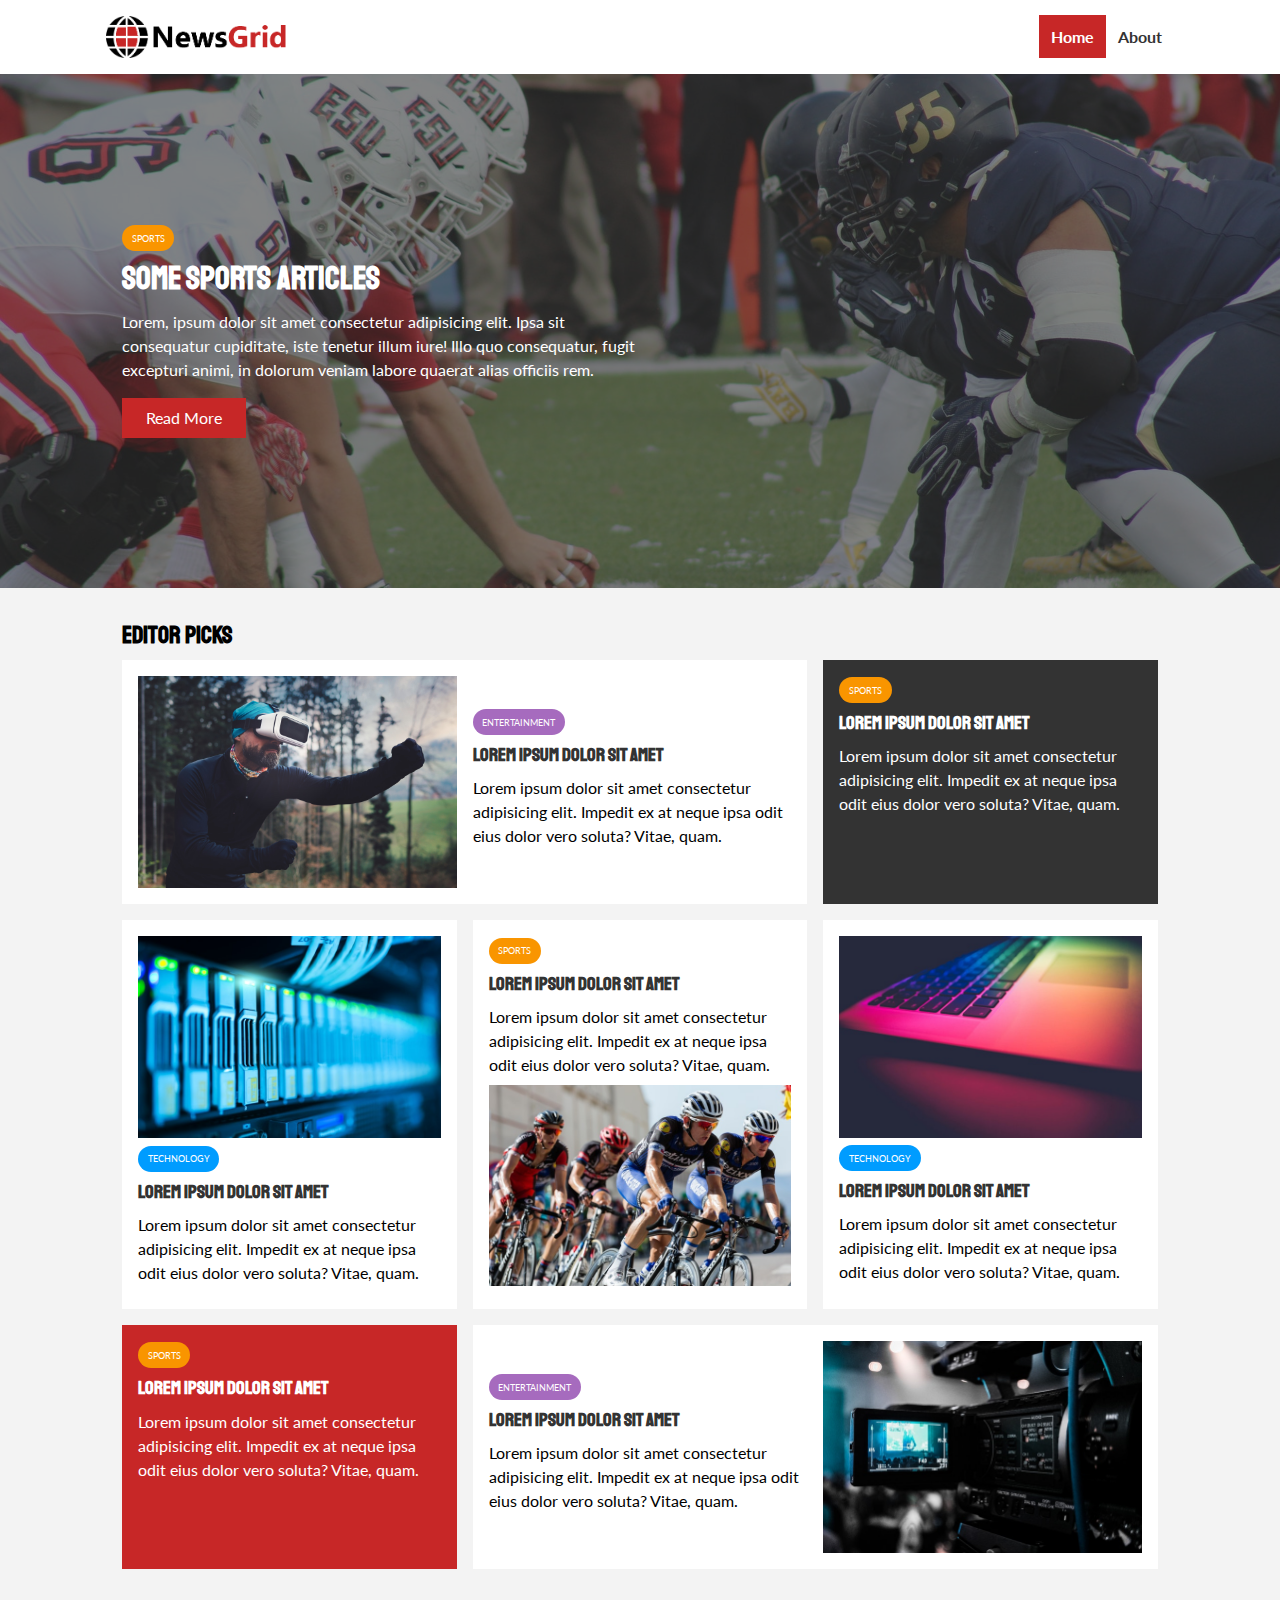
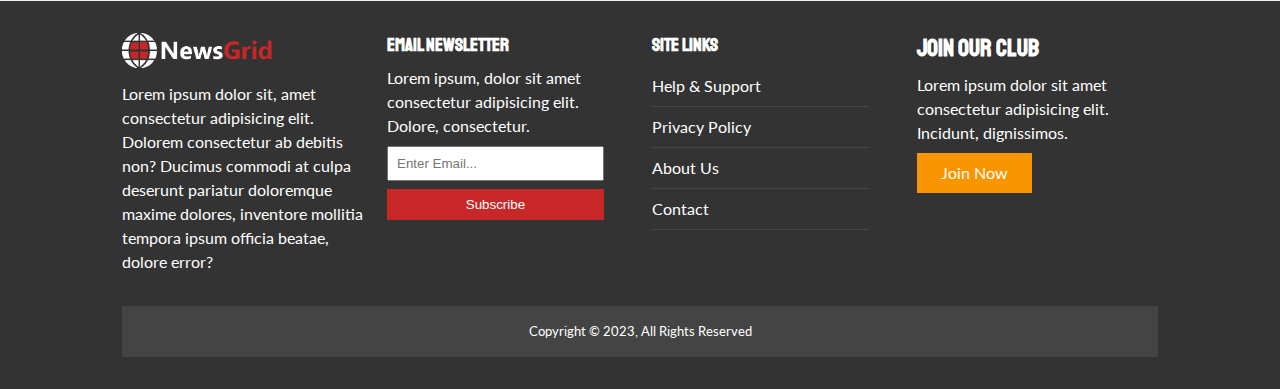
<file: index.html>
<!DOCTYPE html>
<html lang="en">
  <head>
    <meta charset="UTF-8" />
    <meta name="viewport" content="width=device-width, initial-scale=1.0" />
    <link rel="stylesheet" href="CSS/style.css" />
    <link rel="preconnect" href="https://fonts.googleapis.com" />
    <link rel="preconnect" href="https://fonts.gstatic.com" crossorigin />
    <link
      href="https://fonts.googleapis.com/css2?family=Lato:wght@300&family=Staatliches&display=swap"
      rel="stylesheet"
    />
    <link
      rel="stylesheet"
      media="screen and (max-width: 768px)"
      href="CSS/mobile.css"
    />
    <link
      rel="stylesheet"
      href="https://cdnjs.cloudflare.com/ajax/libs/font-awesome/6.4.0/css/all.min.css"
      integrity="sha512-iecdLmaskl7CVkqkXNQ/ZH/XLlvWZOJyj7Yy7tcenmpD1ypASozpmT/E0iPtmFIB46ZmdtAc9eNBvH0H/ZpiBw=="
      crossorigin="anonymous"
      referrerpolicy="no-referrer"
    />
    <link rel="shortcut icon" type="image/x-icon" href="favicon.ico" />
    <title>NewsGrid | Latest News</title>
  </head>

  <body>
    <nav id="main-nav">
      <div class="container">
        <img src="image_resources/logo.png" alt="NewsGrid" class="logo" />
        <div class="social">
          <a href="#" target="_blank"><i class="fab fa-facebook fa-2x"></i></a>
          <a href="#" target="_blank"><i class="fab fa-twitter fa-2x"></i></a>
          <a href="#" target="_blank"><i class="fab fa-instagram fa-2x"></i></a>
          <a href="#" target="_blank"><i class="fab fa-youtube fa-2x"></i></a>
        </div>
        <ul>
          <li><a class="current" href="index.html">Home</a></li>
          <li><a href="about.html">About</a></li>
        </ul>
      </div>
    </nav>

    <!-- Showcase -->
    <header id="showcase">
      <div class="container">
        <div class="showcase-container">
          <div class="showcase-content">
            <div class="category category-sports">Sports</div>
            <h1>Some Sports Articles</h1>
            <p>
              Lorem, ipsum dolor sit amet consectetur adipisicing elit. Ipsa sit
              consequatur cupiditate, iste tenetur illum iure! Illo quo
              consequatur, fugit excepturi animi, in dolorum veniam labore
              quaerat alias officiis rem.
            </p>
            <a href="article.html" class="btn btn-primary">Read More</a>
          </div>
        </div>
      </div>
    </header>

    <!-- Home Articles -->

    <section id="home-articles" class="py-2">
      <div class="container">
        <h2>Editor Picks</h2>
        <div class="articles-container">
          <article class="card">
            <img src="/image_resources/articles/ent1.jpg" alt="" />
            <div>
              <div class="category category-ent">Entertainment</div>
              <h3>
                <a href="article.html">Lorem ipsum dolor sit amet</a>
              </h3>
              <p>
                Lorem ipsum dolor sit amet consectetur adipisicing elit. Impedit
                ex at neque ipsa odit eius dolor vero soluta? Vitae, quam.
              </p>
            </div>
          </article>
          <article class="card bg-dark">
            <div class="category category-sports">Sports</div>
            <h3>
              <a href="article.html">Lorem ipsum dolor sit amet</a>
            </h3>
            <p>
              Lorem ipsum dolor sit amet consectetur adipisicing elit. Impedit
              ex at neque ipsa odit eius dolor vero soluta? Vitae, quam.
            </p>
          </article>
          <article class="card">
            <img src="/image_resources/articles/tech1.jpg" alt="" />
            <div class="category category-tech">Technology</div>
            <h3>
              <a href="article.html">Lorem ipsum dolor sit amet</a>
            </h3>
            <p>
              Lorem ipsum dolor sit amet consectetur adipisicing elit. Impedit
              ex at neque ipsa odit eius dolor vero soluta? Vitae, quam.
            </p>
          </article>
          <article class="card">
            <div class="category category-sports">Sports</div>
            <h3>
              <a href="article.html">Lorem ipsum dolor sit amet</a>
            </h3>
            <p>
              Lorem ipsum dolor sit amet consectetur adipisicing elit. Impedit
              ex at neque ipsa odit eius dolor vero soluta? Vitae, quam.
            </p>

            <img src="/image_resources/articles/sports1.jpg" alt="" />
          </article>
          <article class="card">
            <img src="/image_resources/articles/tech2.jpg" alt="" />
            <div class="category category-tech">Technology</div>
            <h3>
              <a href="article.html">Lorem ipsum dolor sit amet</a>
            </h3>
            <p>
              Lorem ipsum dolor sit amet consectetur adipisicing elit. Impedit
              ex at neque ipsa odit eius dolor vero soluta? Vitae, quam.
            </p>
          </article>
          <article class="card bg-primary">
            <div class="category category-sports">Sports</div>
            <h3>
              <a href="article.html">Lorem ipsum dolor sit amet</a>
            </h3>
            <p>
              Lorem ipsum dolor sit amet consectetur adipisicing elit. Impedit
              ex at neque ipsa odit eius dolor vero soluta? Vitae, quam.
            </p>
          </article>
          <article class="card">
            <div>
              <div class="category category-ent">Entertainment</div>
              <h3>
                <a href="article.html">Lorem ipsum dolor sit amet</a>
              </h3>
              <p>
                Lorem ipsum dolor sit amet consectetur adipisicing elit. Impedit
                ex at neque ipsa odit eius dolor vero soluta? Vitae, quam.
              </p>
            </div>
            <img src="/image_resources/articles/ent2.jpg" alt="" />
          </article>
        </div>
      </div>
    </section>

    <!-- Footer -->
    <footer id="main-footer" class="py-2">
        <div class="container footer-container">
            <div>
                <img src="/image_resources/logo_light.png" alt="NewsGrid">
                <p>Lorem ipsum dolor sit, amet consectetur adipisicing elit. Dolorem consectetur ab debitis non? Ducimus commodi at culpa deserunt pariatur doloremque maxime dolores, inventore mollitia tempora ipsum officia beatae, dolore error?</p>
            </div>
            <div>
                <h3>Email Newsletter</h3>
                <p>Lorem ipsum, dolor sit amet consectetur adipisicing elit. Dolore, consectetur.</p>
                <form>
                    <input type="email" placeholder="Enter Email...">
                    <input type="submit" value="Subscribe" class="btn btn-primary">
                </form>
            </div>
            <div>
                <h3>Site Links</h3>
                <ul class="list">
                    <li><a href="#">Help & Support</a></li>
                    <li><a href="#">Privacy Policy</a></li>
                    <li><a href="#">About Us</a></li>
                    <li><a href="#">Contact</a></li>
                </ul>
            </div>
            <div>
                <h2>Join Our Club</h2>
                <p>Lorem ipsum dolor sit amet consectetur adipisicing elit. Incidunt, dignissimos.</p>
                <a href="#" class="btn btn-secondary">Join Now</a>
            </div>
            <div>
                <p>Copyright &copy; 2023, All Rights Reserved</p>
            </div>
        </div>
    </footer>

  </body>
</html>
</file>
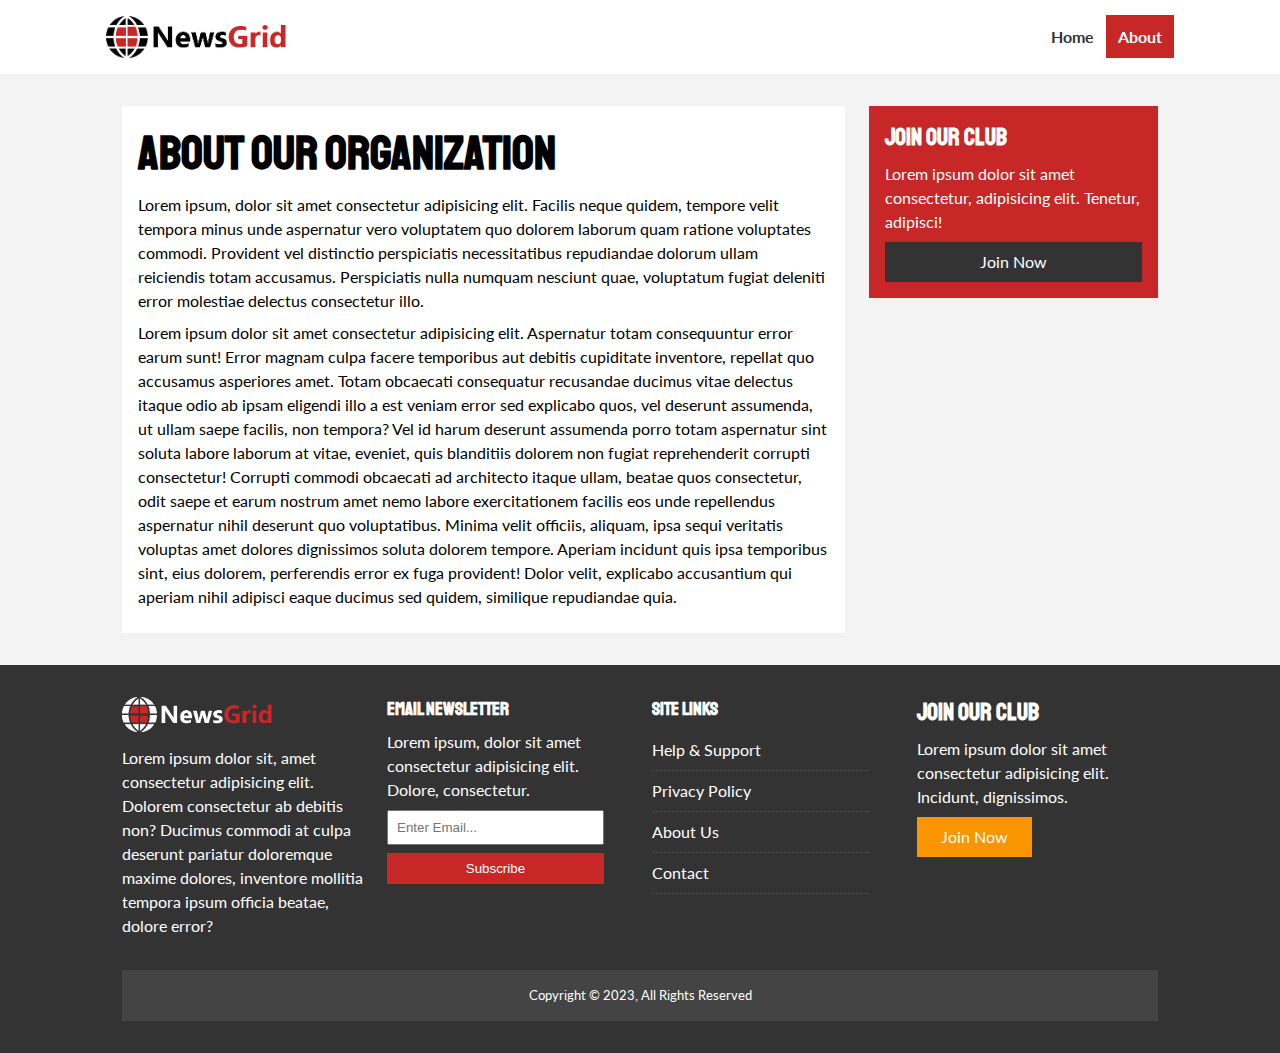
<file: about.html>
<!DOCTYPE html>
<html lang="en">
  <head>
    <meta charset="UTF-8" />
    <meta name="viewport" content="width=device-width, initial-scale=1.0" />
    <link rel="stylesheet" href="CSS/style.css" />
    <link rel="preconnect" href="https://fonts.googleapis.com" />
    <link rel="preconnect" href="https://fonts.gstatic.com" crossorigin />
    <link
      href="https://fonts.googleapis.com/css2?family=Lato:wght@300&family=Staatliches&display=swap"
      rel="stylesheet"
    />
    <link
      rel="stylesheet"
      media="screen and (max-width: 768px)"
      href="CSS/mobile.css"
    />
    <link
      rel="stylesheet"
      href="https://cdnjs.cloudflare.com/ajax/libs/font-awesome/6.4.0/css/all.min.css"
      integrity="sha512-iecdLmaskl7CVkqkXNQ/ZH/XLlvWZOJyj7Yy7tcenmpD1ypASozpmT/E0iPtmFIB46ZmdtAc9eNBvH0H/ZpiBw=="
      crossorigin="anonymous"
      referrerpolicy="no-referrer"
    />
    <link rel="shortcut icon" type="image/x-icon" href="favicon.ico" />
    <title>NewsGrid | About</title>
  </head>

  <body>
    <nav id="main-nav">
      <div class="container">
        <img src="image_resources/logo.png" alt="NewsGrid" class="logo" />
        <div class="social">
          <a href="#" target="_blank"><i class="fab fa-facebook fa-2x"></i></a>
          <a href="#" target="_blank"><i class="fab fa-twitter fa-2x"></i></a>
          <a href="#" target="_blank"><i class="fab fa-instagram fa-2x"></i></a>
          <a href="#" target="_blank"><i class="fab fa-youtube fa-2x"></i></a>
        </div>
        <ul>
          <li><a  href="index.html">Home</a></li>
          <li><a class="current" href="about.html">About</a></li>
        </ul>
      </div>
    </nav>

    <section id="about">
        <div class="container">
            <div class="page-container">
                <article class="card">
                    <h1 class="l-heading">About Our Organization</h1>
                    <p>Lorem ipsum, dolor sit amet consectetur adipisicing elit. Facilis neque quidem, tempore velit tempora minus unde aspernatur vero voluptatem quo dolorem laborum quam ratione voluptates commodi. Provident vel distinctio perspiciatis necessitatibus repudiandae dolorum ullam reiciendis totam accusamus. Perspiciatis nulla numquam nesciunt quae, voluptatum fugiat deleniti error molestiae delectus consectetur illo.</p>
                    <p>Lorem ipsum dolor sit amet consectetur adipisicing elit. Aspernatur totam consequuntur error earum sunt! Error magnam culpa facere temporibus aut debitis cupiditate inventore, repellat quo accusamus asperiores amet. Totam obcaecati consequatur recusandae ducimus vitae delectus itaque odio ab ipsam eligendi illo a est veniam error sed explicabo quos, vel deserunt assumenda, ut ullam saepe facilis, non tempora? Vel id harum deserunt assumenda porro totam aspernatur sint soluta labore laborum at vitae, eveniet, quis blanditiis dolorem non fugiat reprehenderit corrupti consectetur! Corrupti commodi obcaecati ad architecto itaque ullam, beatae quos consectetur, odit saepe et earum nostrum amet nemo labore exercitationem facilis eos unde repellendus aspernatur nihil deserunt quo voluptatibus. Minima velit officiis, aliquam, ipsa sequi veritatis voluptas amet dolores dignissimos soluta dolorem tempore. Aperiam incidunt quis ipsa temporibus sint, eius dolorem, perferendis error ex fuga provident! Dolor velit, explicabo accusantium qui aperiam nihil adipisci eaque ducimus sed quidem, similique repudiandae quia.</p>
                </article>
                <aside class="card bg-primary">
                    <h2>Join Our Club</h2>
                    <p>Lorem ipsum dolor sit amet consectetur, adipisicing elit. Tenetur, adipisci!</p>
                    <a href="#" class="btn btn-dark btn-block">Join Now</a>

                </aside>
            </div>
        </div>
    </section>

    <!-- Footer -->
    <footer id="main-footer" class="py-2">
        <div class="container footer-container">
            <div>
                <img src="/image_resources/logo_light.png" alt="NewsGrid">
                <p>Lorem ipsum dolor sit, amet consectetur adipisicing elit. Dolorem consectetur ab debitis non? Ducimus commodi at culpa deserunt pariatur doloremque maxime dolores, inventore mollitia tempora ipsum officia beatae, dolore error?</p>
            </div>
            <div>
                <h3>Email Newsletter</h3>
                <p>Lorem ipsum, dolor sit amet consectetur adipisicing elit. Dolore, consectetur.</p>
                <form>
                    <input type="email" placeholder="Enter Email...">
                    <input type="submit" value="Subscribe" class="btn btn-primary">
                </form>
            </div>
            <div>
                <h3>Site Links</h3>
                <ul class="list">
                    <li><a href="#">Help & Support</a></li>
                    <li><a href="#">Privacy Policy</a></li>
                    <li><a href="#">About Us</a></li>
                    <li><a href="#">Contact</a></li>
                </ul>
            </div>
            <div>
                <h2>Join Our Club</h2>
                <p>Lorem ipsum dolor sit amet consectetur adipisicing elit. Incidunt, dignissimos.</p>
                <a href="#" class="btn btn-secondary">Join Now</a>
            </div>
            <div>
                <p>Copyright &copy; 2023, All Rights Reserved</p>
            </div>
        </div>
    </footer>

  </body>
</html>
</file>
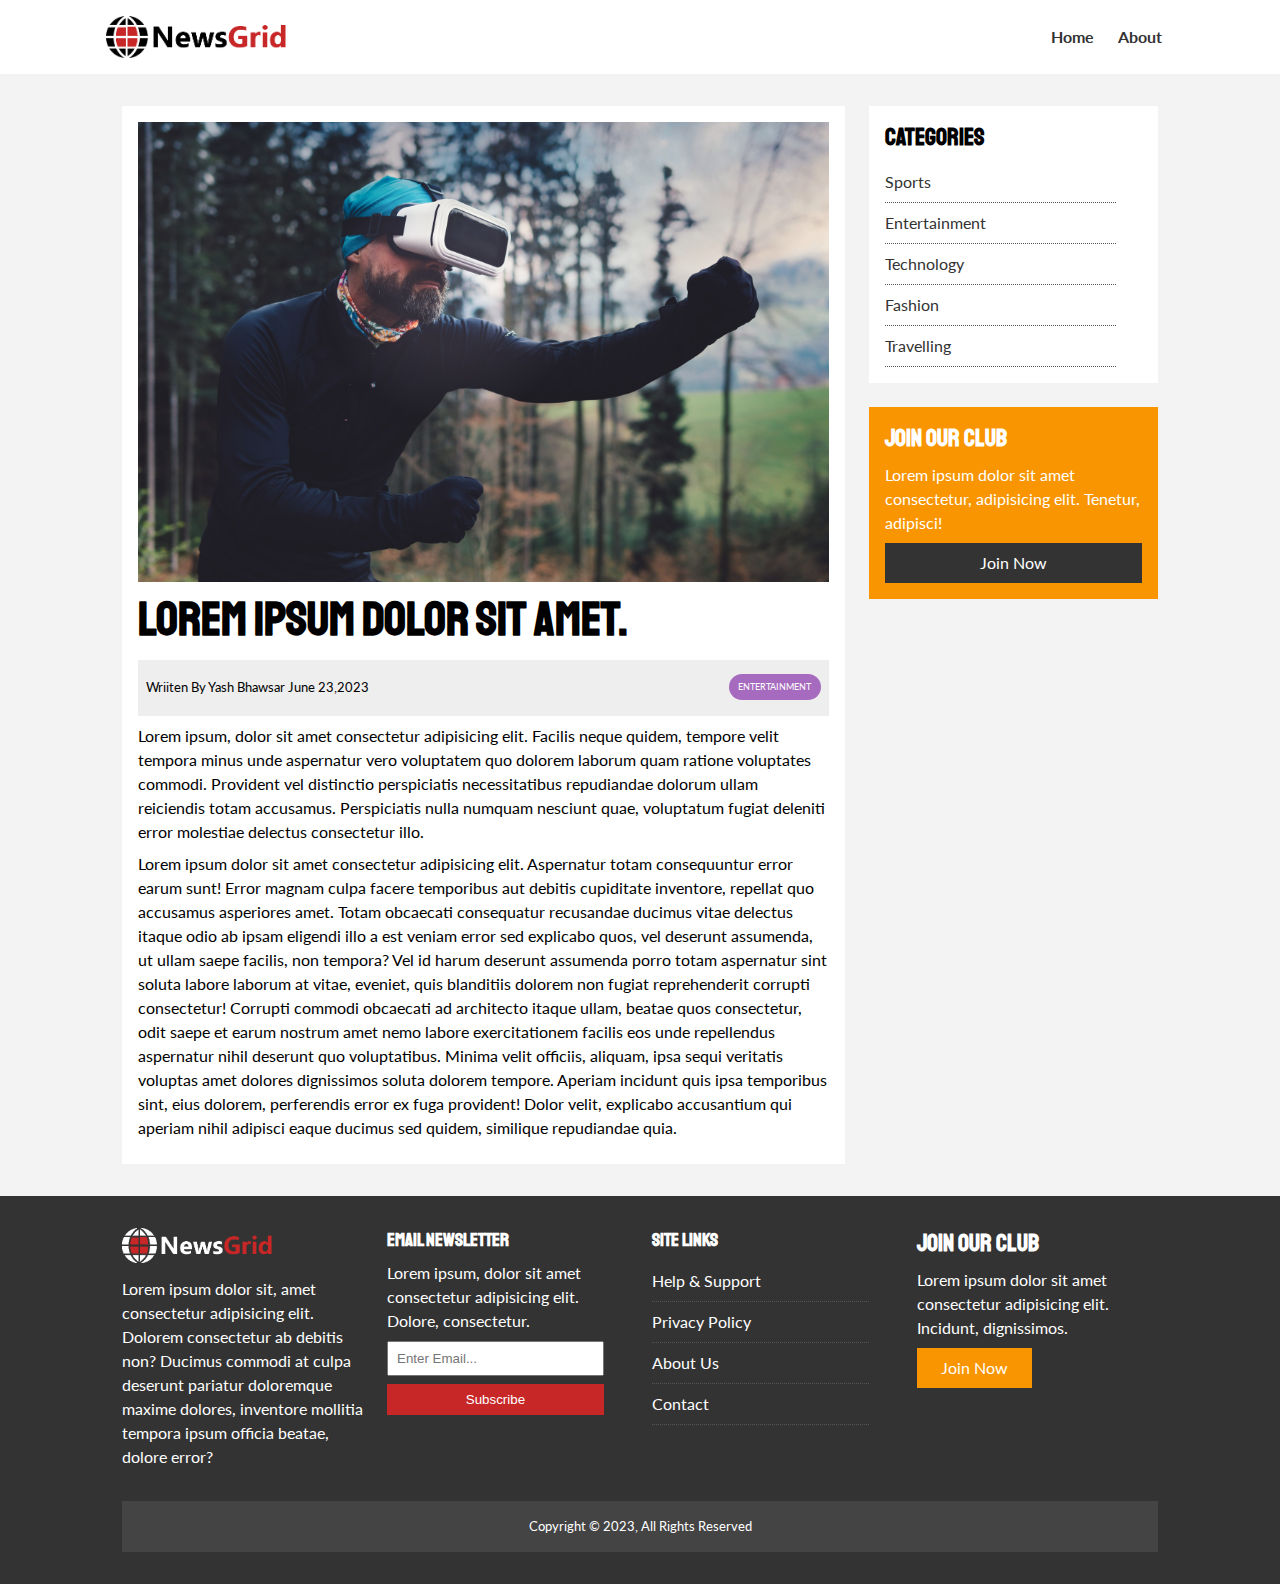
<file: article.html>
<!DOCTYPE html>
<html lang="en">
  <head>
    <meta charset="UTF-8" />
    <meta name="viewport" content="width=device-width, initial-scale=1.0" />
    <link rel="stylesheet" href="CSS/style.css" />
    <link rel="preconnect" href="https://fonts.googleapis.com" />
    <link rel="preconnect" href="https://fonts.gstatic.com" crossorigin />
    <link
      href="https://fonts.googleapis.com/css2?family=Lato:wght@300&family=Staatliches&display=swap"
      rel="stylesheet"
    />
    <link
      rel="stylesheet"
      media="screen and (max-width: 768px)"
      href="CSS/mobile.css"
    />
    <link
      rel="stylesheet"
      href="https://cdnjs.cloudflare.com/ajax/libs/font-awesome/6.4.0/css/all.min.css"
      integrity="sha512-iecdLmaskl7CVkqkXNQ/ZH/XLlvWZOJyj7Yy7tcenmpD1ypASozpmT/E0iPtmFIB46ZmdtAc9eNBvH0H/ZpiBw=="
      crossorigin="anonymous"
      referrerpolicy="no-referrer"
    />
    <link rel="shortcut icon" type="image/x-icon" href="favicon.ico" />
    <title>NewsGrid | Latest News</title>
  </head>

  <body>
    <nav id="main-nav">
      <div class="container">
        <img src="image_resources/logo.png" alt="NewsGrid" class="logo" />
        <div class="social">
          <a href="#" target="_blank"><i class="fab fa-facebook fa-2x"></i></a>
          <a href="#" target="_blank"><i class="fab fa-twitter fa-2x"></i></a>
          <a href="#" target="_blank"><i class="fab fa-instagram fa-2x"></i></a>
          <a href="#" target="_blank"><i class="fab fa-youtube fa-2x"></i></a>
        </div>
        <ul>
          <li><a href="index.html">Home</a></li>
          <li><a href="about.html">About</a></li>
        </ul>
      </div>
    </nav>

    <section id="article">
      <div class="container">
        <div class="page-container">
          <article class="card">
            <img src="/image_resources/articles/ent1.jpg" alt="" />
            <h1 class="l-heading">Lorem ipsum dolor sit amet.</h1>
            <div class="meta">
              <small>
                <i class="fas fa-user"></i> Wriiten By Yash Bhawsar June 23,2023
              </small>
              <div class="category category-ent">Entertainment</div>
            </div>
            <p>
              Lorem ipsum, dolor sit amet consectetur adipisicing elit. Facilis
              neque quidem, tempore velit tempora minus unde aspernatur vero
              voluptatem quo dolorem laborum quam ratione voluptates commodi.
              Provident vel distinctio perspiciatis necessitatibus repudiandae
              dolorum ullam reiciendis totam accusamus. Perspiciatis nulla
              numquam nesciunt quae, voluptatum fugiat deleniti error molestiae
              delectus consectetur illo.
            </p>
            <p>
              Lorem ipsum dolor sit amet consectetur adipisicing elit.
              Aspernatur totam consequuntur error earum sunt! Error magnam culpa
              facere temporibus aut debitis cupiditate inventore, repellat quo
              accusamus asperiores amet. Totam obcaecati consequatur recusandae
              ducimus vitae delectus itaque odio ab ipsam eligendi illo a est
              veniam error sed explicabo quos, vel deserunt assumenda, ut ullam
              saepe facilis, non tempora? Vel id harum deserunt assumenda porro
              totam aspernatur sint soluta labore laborum at vitae, eveniet,
              quis blanditiis dolorem non fugiat reprehenderit corrupti
              consectetur! Corrupti commodi obcaecati ad architecto itaque
              ullam, beatae quos consectetur, odit saepe et earum nostrum amet
              nemo labore exercitationem facilis eos unde repellendus aspernatur
              nihil deserunt quo voluptatibus. Minima velit officiis, aliquam,
              ipsa sequi veritatis voluptas amet dolores dignissimos soluta
              dolorem tempore. Aperiam incidunt quis ipsa temporibus sint, eius
              dolorem, perferendis error ex fuga provident! Dolor velit,
              explicabo accusantium qui aperiam nihil adipisci eaque ducimus sed
              quidem, similique repudiandae quia.
            </p>
          </article>

          <aside id="categories" class="card">
            <h2>Categories</h2>
            <ul class="list">
                <li><a href="#"><i class="fas fa-chevron-right"></i> Sports</a></li>
                <li><a href="#"><i class="fas fa-chevron-right"></i> Entertainment</a></li>
                <li><a href="#"><i class="fas fa-chevron-right"></i> Technology</a></li>
                <li><a href="#"><i class="fas fa-chevron-right"></i> Fashion</a></li>
                <li><a href="#"><i class="fas fa-chevron-right"></i> Travelling</a></li>
            </ul>
          </aside>

          <aside class="card bg-secondary">
            <h2>Join Our Club</h2>
            <p>
              Lorem ipsum dolor sit amet consectetur, adipisicing elit. Tenetur,
              adipisci!
            </p>
            <a href="#" class="btn btn-dark btn-block">Join Now</a>
          </aside>
        </div>
      </div>
    </section>

    <!-- Footer -->
    <footer id="main-footer" class="py-2">
      <div class="container footer-container">
        <div>
          <img src="/image_resources/logo_light.png" alt="NewsGrid" />
          <p>
            Lorem ipsum dolor sit, amet consectetur adipisicing elit. Dolorem
            consectetur ab debitis non? Ducimus commodi at culpa deserunt
            pariatur doloremque maxime dolores, inventore mollitia tempora ipsum
            officia beatae, dolore error?
          </p>
        </div>
        <div>
          <h3>Email Newsletter</h3>
          <p>
            Lorem ipsum, dolor sit amet consectetur adipisicing elit. Dolore,
            consectetur.
          </p>
          <form>
            <input type="email" placeholder="Enter Email..." />
            <input type="submit" value="Subscribe" class="btn btn-primary" />
          </form>
        </div>
        <div>
          <h3>Site Links</h3>
          <ul class="list">
            <li><a href="#">Help & Support</a></li>
            <li><a href="#">Privacy Policy</a></li>
            <li><a href="#">About Us</a></li>
            <li><a href="#">Contact</a></li>
          </ul>
        </div>
        <div>
          <h2>Join Our Club</h2>
          <p>
            Lorem ipsum dolor sit amet consectetur adipisicing elit. Incidunt,
            dignissimos.
          </p>
          <a href="#" class="btn btn-secondary">Join Now</a>
        </div>
        <div>
          <p>Copyright &copy; 2023, All Rights Reserved</p>
        </div>
      </div>
    </footer>
  </body>
</html>
</file>
<file: CSS/style.css>
:root {
    --primary-color: #c72727;
    --secondary-color: #f99500;
    --light-color: #f3f3f3;
    --dark-color: #333;
    --max-width: 1100px;
}

.category {
    --sports-color: #f99500;
    --ent-color: #a66bbe;
    --tech-color: #009cff;
}

* {
    margin: 0;
    padding: 0;
    box-sizing: border-box;
}

body {
    font-family: 'lato', sans-serif;
    line-height: 1.5;
    background: var(--light-color);
}

a {
    color: #333;
    text-decoration: none;
}

ul {
    list-style: none;
}

p {
    margin: 0.5rem 0;
}

img {
    width: 100%;
}

h1,
h2,
h3,
h4,
h5,
h6 {
    font-family: 'Staatliches', cursive;
    margin-bottom: 0.55rem;
    line-height: 1.3;
}

/* Utility */
.container {
    max-width: var(--max-width);
    margin: auto;
    padding: 0 2rem;
    overflow: hidden;
}

.category {
    display: inline-block;
    color: #fff;
    font-size: 0.55rem;
    text-transform: uppercase;
    padding: 0.4rem 0.6rem;
    border-radius: 15px;
    margin-bottom: 0.5rem;
}

.category-sports {
    background: var(--sports-color)
}

.category-ent {
    background: var(--ent-color)
}

.category-tech {
    background: var(--tech-color)
}

.btn {
    display: inline-block;
    border: none;
    background: var(--dark-color);
    color: #fff;
    padding: 0.5rem 1.5rem;
}

.btn-block {
    display: block;
    width: 100%;
    text-align: center;
}

.btn:hover {
    opacity: 0.8;
}

.btn-light {
    background-color: var(--light-color)
}

.btn-primary {
    background-color: var(--primary-color)
}

.btn-secondary {
    background-color: var(--secondary-color)
}

.card {
    background: #fff;
    padding: 1rem;
}

.bg-dark {
    background: var(--dark-color);
    color: #fff;
}

.bg-primary {
    background: var(--primary-color);
    color: #fff;
}

.bg-secondary {
    background: var(--secondary-color);
    color: #fff;
}

.bg-dark h1, 
.bg-dark h2, 
.bg-dark h3,
.bg-dark a, 
.bg-primary h1, 
.bg-primary h2, 
.bg-primary h3,
.bg-primary a,
.bg-secondary h1, 
.bg-secondary h2, 
.bg-secondary h3,
.bg-secondary a {
    color: #fff;
}




.py-1 {padding: 1.5rem 0}
.py-2 {padding: 2rem 0}
.py-3 {padding: 3rem 0}
.p-1 {padding: 1.5rem }
.p-2 {padding: 2rem }
.p-3 {padding: 3rem }

.l-heading {
    font-size: 3rem;
}

.list li {
    padding: 0.5rem 0;
    border-bottom: #555 dotted 1px;
    width: 90%;
}

.list li a:hover {
    color: var(--primary-color) !important;

}

/* Inner Page Grid Container */
.page-container {
    display: grid;
    grid-template-columns: 5fr 2fr;
    margin: 2rem 0;
    grid-gap: 1.5rem;
}

.page-container > *:first-child {
    grid-row: 1 / span 3;
}

/* Navigation */

#main-nav {
    background: #fff;
    position: sticky;
    top: 0;
    z-index: 2;
}

#main-nav .container {
    display: grid;
    grid-template-columns: 6fr 3fr 2fr;
    padding: 1rem;
    align-items: center;
}

#main-nav .logo {
    width: 180px;
}

#main-nav ul {
    justify-self: end;
    display: flex;
}

#main-nav ul li a {
    padding: 0.75rem;
    font-weight: bold;
}

#main-nav ul li a.current {
    background: var(--primary-color);
    color: #fff;
}

#main-nav ul li a:hover {
    background: var(--light-color);
    color: var(--dark-color);
}

#main-nav .social {
    justify-self: center;
}

#main-nav .social i {
    color: #777;
    margin-right: 0.5rem;
}

/* Showcase */
#showcase {
    color: #fff;
    background: var(--dark-color);
    padding: 2rem;
    position: relative;
}

#showcase::before {
    content: '';
    background: url(/image_resources/featured.jpg) no-repeat center center/cover;
    position: absolute;
    top: 0;
    left: 0;
    width: 100%;
    height: 100%;
    opacity: 0.4;
}

#showcase .showcase-container {
    display: grid;
    grid-template-columns: repeat(2, 1fr);
    justify-content: center;
    align-items: center;
    height: 50vh;
}

#showcase .showcase-content {
    z-index: 1;
}

#showcase .showcase-content p {
    margin-bottom: 1rem;
}

/* Home Articles */
#home-articles .articles-container {
    display: grid;
    grid-template-columns: repeat(3,1fr);
    grid-gap: 1rem;
}

#home-articles .articles-container > *:first-child,
#home-articles .articles-container > *:last-child {
    display: grid;
    grid-template-columns: repeat(2, 1fr);
    grid-gap :1rem;
    align-items: center;
    grid-column: 1/span 2;
}

#home-articles .articles-container > *:last-child {
    grid-column: 2 /span 2;
}

#article .meta {
    display: flex;
    justify-content: space-between;
    align-items: center;
    background: #eee;
    padding: 0.5rem;
}

#article .meta .category {
    margin-top: 0.4rem;
}

/* Footer */
#main-footer {
    background: var(--dark-color);
    color: #fff;
}

#main-footer img {
    width: 150px;
}

#main-footer a {
    color: #fff;
}

#main-footer .footer-container {
    display: grid;
    grid-template-columns: repeat(4, 1fr);
    grid-gap: 1.5rem;
}

#main-footer .footer-container > *:last-child {
    background: #444;
    grid-column: 1 / span 4;
    padding: 0.5rem;
    text-align: center;
    font-size: 0.8rem;

}

#main-footer .footer-container input[type='email'] {
    width: 90%;
    padding: 0.5rem;
    margin-bottom: 0.5rem;
}

#main-footer .footer-container input[type='submit'] {
    width: 90%;
}
</file>
<file: CSS/mobile.css>
/* Navigation */
#main-nav .social {
    display: none;
}

#main-nav .container {
    grid-template-columns: 1fr;
    grid-gap: 1.2rem;
}

#main-nav ul, #main-nav .logo {
    justify-self: center;
}

#main-nav ul li a {
    padding: 0.5rem;
}

#home-articles .articles-container {
    grid-template-columns: repeat(2, 1fr);
}

#home-articles .articles-container > *:first-child,
#home-articles .articles-container > *:last-child {
    grid-template-columns: 1fr;
    grid-column: 1;
}

@media(max-width: 600px) {
    /* Stack Grid items */
    #showcase .showcase-container,
    #home-articles .articles-container,
    #main-footer .footer-container {
        grid-template-columns: 1fr;
    }

    #main-footer .footer-container >*:last-child {
        grid-column: 1;
    }

    #main-footer .footer-container > * {
        border-bottom: #444 dotted 1px;
        padding-bottom: 1rem;
    }

    #main-footer .footer-container > *:last-child, 
    #main-footer .footer-container > *:nth-child(3),
    #main-footer .footer-container > *:nth-child(4) {
        border: none;
    }

    .page-container {
        grid-template-columns: 1fr;
        text-align: center;
    }

    .page-container > *:first-child {
        grid-row: 1;
    }

    .l-heading {
        font-size: 2rem;
    }
}
</file>
